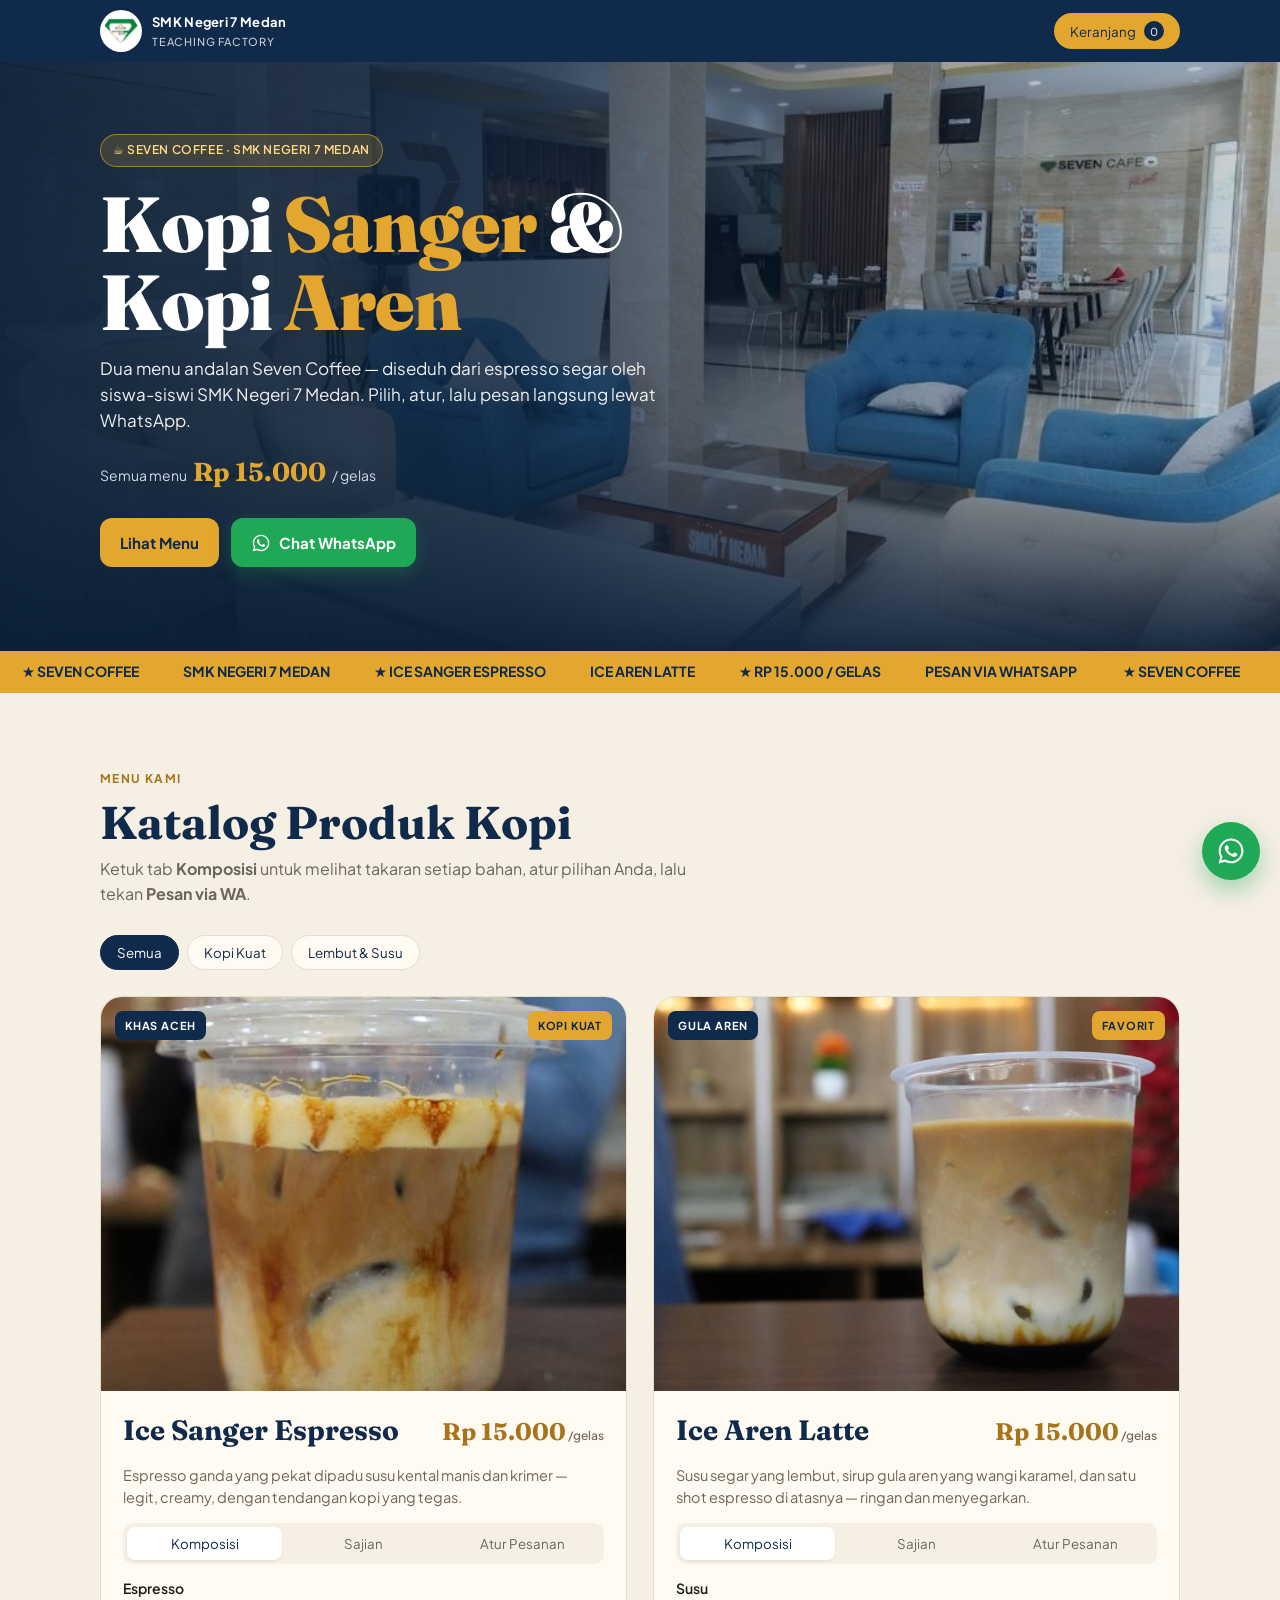
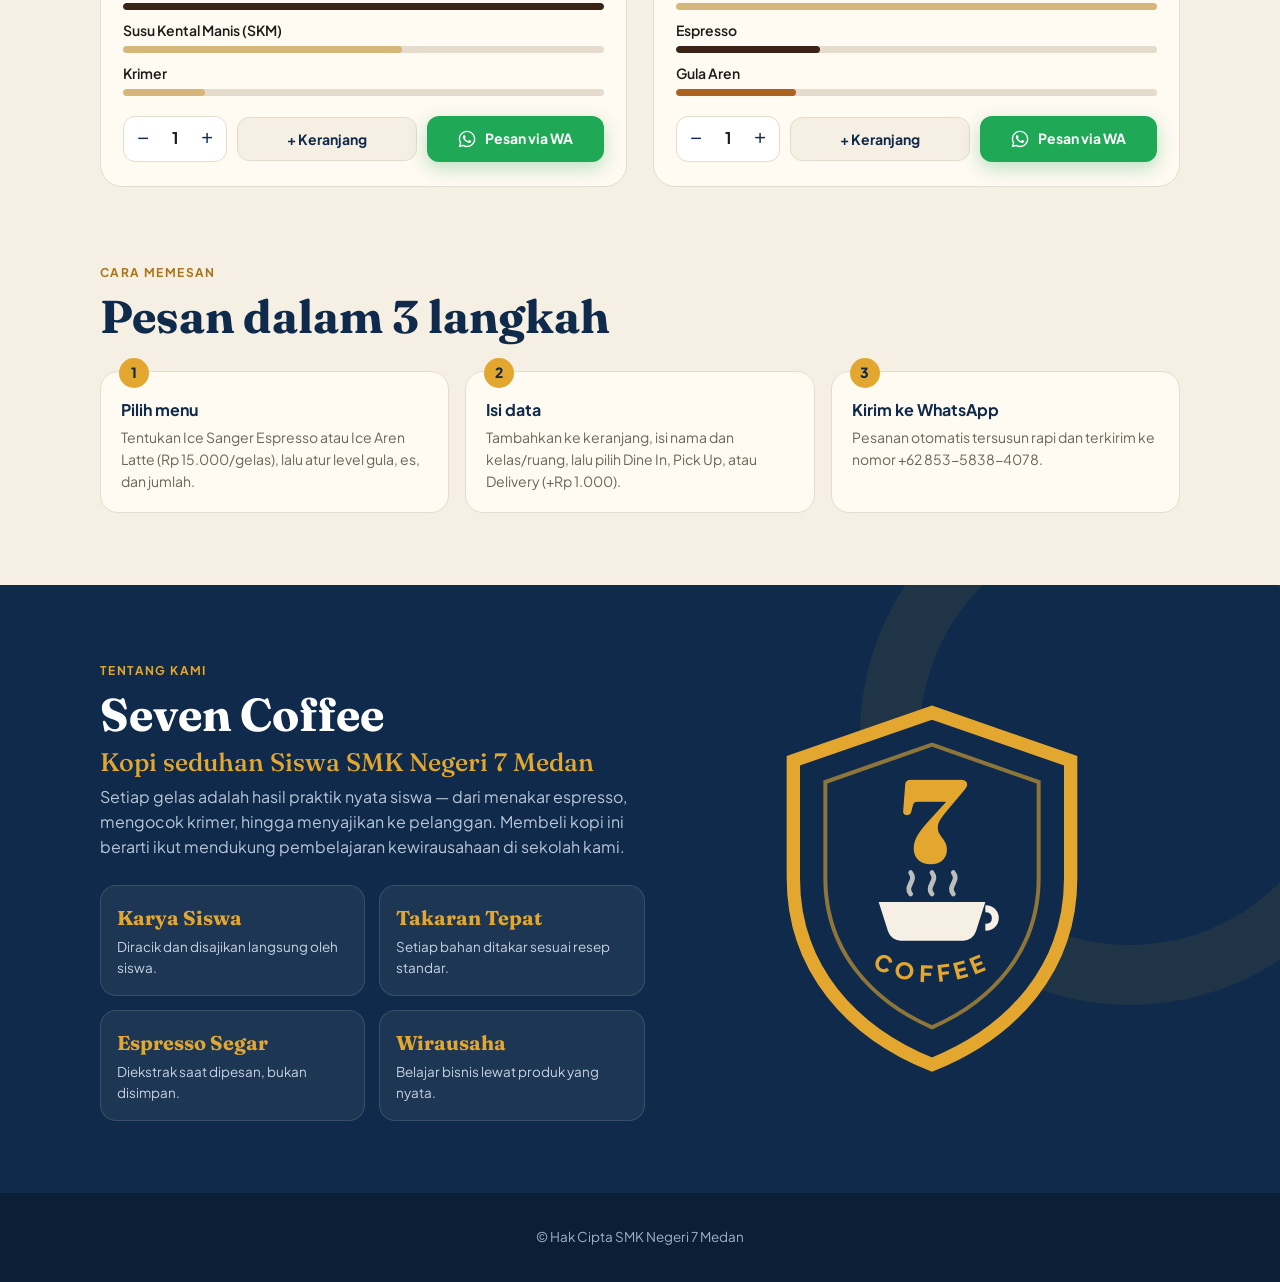
<file: index.html>
<!DOCTYPE html>
<html lang="id">
<head>
<meta charset="UTF-8">
<meta name="viewport" content="width=device-width, initial-scale=1">
<title>Seven Coffee — Katalog Kopi SMK Negeri 7 Medan</title>
<link href="https://fonts.googleapis.com/css2?family=Fraunces:opsz,wght@9..144,500;9..144,700;9..144,900&family=Plus+Jakarta+Sans:wght@400;500;600;700&display=swap" rel="stylesheet">
<style>
:root{
  --navy:#0f2a4a; --navy2:#173b66; --gold:#e3a72f; --cream:#f6efe4; --paper:#fffaf2;
  --coffee:#3b2316; --ink:#1d1a17; --muted:#6f6458; --line:#e6dccd; --wa:#1fa855;
}
*{box-sizing:border-box;margin:0;padding:0}
body{font-family:'Plus Jakarta Sans',system-ui,sans-serif;background:var(--cream);color:var(--ink);line-height:1.55}
img{display:block;max-width:100%}
.wrap{max-width:1120px;margin:0 auto;padding:0 20px}

/* top bar */
.topbar{background:var(--navy);color:#fff;font-size:13px}
.topbar .wrap{display:flex;align-items:center;justify-content:space-between;gap:12px;padding-top:10px;padding-bottom:10px}
.brand{display:flex;align-items:center;gap:10px;font-weight:700;letter-spacing:.3px}
.logo{width:42px;height:42px;flex:none;border-radius:50%;background:#fff;padding:3px;object-fit:contain}
.price{font-family:'Fraunces',serif;font-weight:700;font-size:24px;color:#a8741a;white-space:nowrap}
.price small{font-family:'Plus Jakarta Sans',sans-serif;font-size:12px;color:var(--muted);font-weight:500}
.ttl{display:flex;justify-content:space-between;align-items:baseline;gap:12px}
.total{display:flex;justify-content:space-between;font-weight:700;color:var(--navy);font-size:16px}
.brand small{display:block;font-weight:500;opacity:.75;font-size:11px;letter-spacing:.8px;text-transform:uppercase}
.cartbtn{background:var(--gold);color:var(--navy);border:0;border-radius:999px;padding:8px 16px;font:700 13px inherit;font-family:inherit;cursor:pointer;display:flex;gap:8px;align-items:center}
.cartbtn .n{background:var(--navy);color:#fff;border-radius:999px;min-width:20px;height:20px;display:grid;place-items:center;font-size:11px;padding:0 6px}

/* hero */
.hero{position:relative;color:#fff;overflow:hidden;background:#0a1e36}
.hero-bg{position:absolute;inset:0}
.hero-bg img{width:100%;height:100%;object-fit:cover;object-position:center 55%;transform:scale(1.04);filter:saturate(.9)}
.hero-bg::after{content:"";position:absolute;inset:0;background:
  linear-gradient(90deg,rgba(10,30,54,.95) 0%,rgba(10,30,54,.8) 40%,rgba(10,30,54,.3) 75%,rgba(10,30,54,.2) 100%),
  linear-gradient(0deg,rgba(10,30,54,.9) 0%,rgba(10,30,54,0) 35%)}
.hero-in{position:relative;z-index:1;display:grid;grid-template-columns:minmax(0,680px);align-items:center;min-height:560px;padding-top:72px;padding-bottom:84px}
.frame{position:relative;justify-self:center;width:min(380px,100%)}
.frame::before{content:"";position:absolute;inset:0;border:2px solid var(--gold);border-radius:220px 220px 26px 26px;transform:translate(16px,16px)}
.frame .arch{position:relative;aspect-ratio:4/5;border-radius:220px 220px 26px 26px;overflow:hidden;box-shadow:0 30px 60px rgba(0,0,0,.45)}
.frame .arch img{width:100%;height:100%;object-fit:cover;object-position:62% center}
.frame .arch::after{content:"";position:absolute;inset:0;background:linear-gradient(180deg,rgba(0,0,0,0) 55%,rgba(10,30,54,.75) 100%)}
.frame .cap{position:absolute;left:-26px;bottom:34px;background:var(--paper);color:var(--navy);border-radius:14px;padding:12px 16px;box-shadow:0 14px 30px rgba(0,0,0,.3);font-size:13px;line-height:1.35}
.frame .cap b{display:block;font-family:'Fraunces',serif;font-size:17px}
.frame .seal{position:absolute;top:18px;right:-18px;width:78px;height:78px;border-radius:50%;background:#fff;display:grid;place-items:center;box-shadow:0 10px 24px rgba(0,0,0,.3);border:3px solid var(--gold)}
.frame .seal img{width:62px;height:62px;border-radius:50%;object-fit:contain}
.price-chip{display:inline-flex;align-items:baseline;gap:6px;margin-top:18px;font-size:14px;color:#cfd9e6}
.price-chip b{font-family:'Fraunces',serif;font-size:26px;color:var(--gold)}
.tag{display:inline-flex;align-items:center;gap:8px;background:rgba(227,167,47,.18);border:1px solid rgba(227,167,47,.6);color:#ffd88a;padding:6px 12px;border-radius:999px;font-size:12px;font-weight:600;letter-spacing:.6px;text-transform:uppercase}
.hero h1{font-family:'Fraunces',serif;font-weight:900;font-size:clamp(40px,7vw,78px);line-height:1;margin:18px 0 14px;letter-spacing:-1px}
.hero h1 em{font-style:normal;color:var(--gold)}
.hero p{max-width:560px;font-size:17px;opacity:.92}
.hero .cta{margin-top:26px;display:flex;gap:12px;flex-wrap:wrap}
.btn{display:inline-flex;align-items:center;justify-content:center;gap:8px;border-radius:12px;padding:13px 20px;font-weight:700;font-size:15px;text-decoration:none;border:0;cursor:pointer;font-family:inherit;transition:transform .15s,box-shadow .15s}
.btn:hover{transform:translateY(-2px)}
.btn-gold{background:var(--gold);color:var(--navy)}
.btn-ghost{background:rgba(255,255,255,.12);color:#fff;border:1px solid rgba(255,255,255,.35)}
.btn-wa{background:var(--wa);color:#fff;box-shadow:0 6px 18px rgba(31,168,85,.3)}
.btn-wa svg{width:20px;height:20px}

/* strip */
.strip{background:var(--gold);color:var(--navy);font-weight:700;font-size:14px;overflow:hidden;white-space:nowrap}
.strip div{display:inline-block;padding:10px 0;animation:mq 28s linear infinite}
.strip span{margin:0 22px}
@keyframes mq{from{transform:translateX(0)}to{transform:translateX(-50%)}}

/* section */
section{padding:72px 0}
.eyebrow{color:#a8741a;font-weight:700;font-size:12px;letter-spacing:1.4px;text-transform:uppercase}
h2{font-family:'Fraunces',serif;font-size:clamp(30px,4.5vw,46px);line-height:1.08;color:var(--navy);margin:8px 0 10px}
.lead{color:var(--muted);max-width:620px}

.filters{display:flex;gap:8px;margin:28px 0 26px;flex-wrap:wrap}
.chip{border:1px solid var(--line);background:var(--paper);padding:8px 16px;border-radius:999px;font:600 14px inherit;font-family:inherit;cursor:pointer;color:var(--navy)}
.chip.on{background:var(--navy);color:#fff;border-color:var(--navy)}

.grid{display:grid;grid-template-columns:repeat(auto-fit,minmax(min(320px,100%),1fr));gap:26px}
.card{background:var(--paper);border:1px solid var(--line);border-radius:22px;overflow:hidden;display:flex;flex-direction:column;transition:box-shadow .2s,transform .2s}
.card:hover{box-shadow:0 18px 40px rgba(15,42,74,.12);transform:translateY(-3px)}
.card.hide{display:none}
.ph{position:relative;aspect-ratio:4/3;overflow:hidden;background:#ddd}
.ph img{width:100%;height:100%;object-fit:cover;transition:transform .5s}
.card:hover .ph img{transform:scale(1.05)}
.badge{position:absolute;top:14px;left:14px;background:var(--navy);color:#fff;font-size:11px;font-weight:700;letter-spacing:.8px;text-transform:uppercase;padding:6px 10px;border-radius:8px}
.badge.g{left:auto;right:14px;background:var(--gold);color:var(--navy)}
.body{padding:22px 22px 24px;display:flex;flex-direction:column;gap:14px;flex:1}
.card h3{font-family:'Fraunces',serif;font-size:28px;color:var(--navy);line-height:1.1}
.desc{color:var(--muted);font-size:14.5px}
.tabs{display:flex;background:var(--cream);border-radius:10px;padding:4px;gap:4px}
.tabs button{flex:1;border:0;background:transparent;padding:8px;border-radius:8px;font:600 13px inherit;font-family:inherit;color:var(--muted);cursor:pointer}
.tabs button.on{background:#fff;color:var(--navy);box-shadow:0 1px 3px rgba(0,0,0,.08)}
.pane{display:none}.pane.on{display:block}

.comp{display:flex;flex-direction:column;gap:10px}
.row{display:grid;grid-template-columns:1fr auto;gap:4px 10px;font-size:14px;align-items:center}
.row b{font-weight:600}
.row .v{font-variant-numeric:tabular-nums;color:var(--navy);font-weight:700}
.bar{grid-column:1/-1;height:7px;border-radius:9px;background:var(--line);overflow:hidden}
.bar i{display:block;height:100%;border-radius:9px;width:0;transition:width 1s cubic-bezier(.2,.8,.2,1)}

.glass{display:flex;gap:18px;align-items:center}
.glass svg{flex:none}
.legend{font-size:13px;display:flex;flex-direction:column;gap:6px}
.legend span{display:flex;align-items:center;gap:8px}
.legend i{width:12px;height:12px;border-radius:3px;display:inline-block}
.notes{display:flex;flex-wrap:wrap;gap:6px}
.notes span{font-size:12px;font-weight:600;background:#fff;border:1px solid var(--line);padding:5px 10px;border-radius:999px;color:var(--coffee)}

.opt{display:flex;flex-direction:column;gap:6px}
.opt label{font-size:12px;font-weight:700;text-transform:uppercase;letter-spacing:.8px;color:var(--muted)}
.seg{display:flex;gap:6px;flex-wrap:wrap}
.seg button{border:1px solid var(--line);background:#fff;border-radius:9px;padding:7px 12px;font:600 13px inherit;font-family:inherit;cursor:pointer;color:var(--ink)}
.seg button.on{border-color:var(--navy);background:var(--navy);color:#fff}

.buy{margin-top:auto;display:flex;gap:10px;align-items:center;padding-top:6px}
.qty{display:flex;align-items:center;border:1px solid var(--line);border-radius:12px;background:#fff}
.qty button{width:38px;height:44px;border:0;background:transparent;font-size:20px;cursor:pointer;color:var(--navy)}
.qty span{min-width:26px;text-align:center;font-weight:700}
.buy .btn{flex:1;padding:12px 14px;font-size:14px;white-space:nowrap}
@media (max-width:520px){.ttl{flex-direction:column;gap:4px}.card h3{font-size:26px}footer{padding-bottom:96px}.fab{width:50px;height:50px;right:14px;bottom:14px}.fab svg{width:26px;height:26px}.buy{flex-wrap:wrap}.buy .addc{flex:1}.buy .btn-wa{flex:1 1 100%;padding:14px}}
.addc{background:var(--cream);color:var(--navy);border:1px solid var(--line)}

/* about school */
.school{background:var(--navy);color:#e9eef6;position:relative;overflow:hidden}
.school::before{content:"";position:absolute;right:-120px;top:-120px;width:420px;height:420px;border-radius:50%;border:60px solid rgba(227,167,47,.08)}
.school h2{color:#fff}
.school .lead{color:#b9c6d8}
.sgrid{display:grid;grid-template-columns:1.1fr 1fr;gap:40px;align-items:center;position:relative}
.pillars{display:grid;grid-template-columns:1fr 1fr;gap:14px;margin-top:26px}
.pillar{background:rgba(255,255,255,.06);border:1px solid rgba(255,255,255,.12);border-radius:16px;padding:16px}
.pillar b{display:block;color:var(--gold);font-family:'Fraunces',serif;font-size:20px;margin-bottom:4px}
.pillar p{font-size:13.5px;color:#c7d2e1}
.bigcrest{justify-self:center;width:min(320px,80%)}
.steps{counter-reset:s;display:grid;grid-template-columns:repeat(auto-fit,minmax(200px,1fr));gap:16px;margin-top:30px}
.step{background:var(--paper);border:1px solid var(--line);border-radius:18px;padding:20px;position:relative}
.step::before{counter-increment:s;content:counter(s);position:absolute;top:-14px;left:18px;width:30px;height:30px;border-radius:50%;background:var(--gold);color:var(--navy);display:grid;place-items:center;font-weight:800;font-size:14px}
.step b{display:block;color:var(--navy);margin:6px 0 4px}
.step p{font-size:14px;color:var(--muted)}

footer{background:#0a1e36;color:#9fb0c6;font-size:13.5px;padding:34px 0}
footer .wrap{display:flex;justify-content:space-between;gap:20px;flex-wrap:wrap;align-items:center}
footer a{color:var(--gold);text-decoration:none;font-weight:600}

/* drawer */
.ov{position:fixed;inset:0;background:rgba(10,20,35,.5);opacity:0;pointer-events:none;transition:.25s;z-index:40}
.ov.on{opacity:1;pointer-events:auto}
.drawer{position:fixed;top:0;right:0;height:100%;width:min(420px,100%);background:var(--paper);z-index:50;transform:translateX(100%);transition:transform .3s cubic-bezier(.2,.8,.2,1);display:flex;flex-direction:column}
.drawer.on{transform:none}
.dh{padding:20px 22px;background:var(--navy);color:#fff;display:flex;justify-content:space-between;align-items:center}
.dh h3{font-family:'Fraunces',serif;font-size:24px}
.x{background:transparent;border:0;color:#fff;font-size:26px;cursor:pointer;line-height:1}
.db{padding:20px 22px;overflow:auto;flex:1;display:flex;flex-direction:column;gap:14px}
.item{display:flex;gap:12px;align-items:center;border-bottom:1px dashed var(--line);padding-bottom:12px}
.item img{width:56px;height:56px;border-radius:10px;object-fit:cover}
.item .t{flex:1;font-size:14px}
.item .t b{display:block;color:var(--navy)}
.item .t small{color:var(--muted)}
.rm{background:transparent;border:0;color:#b4462f;font-weight:700;cursor:pointer;font-size:13px;font-family:inherit}
.empty{color:var(--muted);text-align:center;padding:30px 0}
.field{display:flex;flex-direction:column;gap:6px}
.field label{font-size:12px;font-weight:700;letter-spacing:.8px;text-transform:uppercase;color:var(--muted)}
.field #lk{appearance:none;-webkit-appearance:none;background:#fff url("data:image/svg+xml,%3Csvg xmlns='http://www.w3.org/2000/svg' width='12' height='8'%3E%3Cpath d='M1 1l5 5 5-5' fill='none' stroke='%230f2a4a' stroke-width='2'/%3E%3C/svg%3E") no-repeat right 14px center;padding-right:36px;cursor:pointer}
.fee{display:flex;justify-content:space-between;align-items:center;border:1px dashed var(--line);border-radius:10px;padding:11px 12px;background:var(--cream);font-weight:700;color:var(--navy);transition:.2s}
.fee.on{border-style:solid;border-color:var(--gold);background:#fff6e0}
.fee small{font-weight:500;color:var(--muted);font-size:12px}
.sum{display:flex;justify-content:space-between;font-size:14px;color:var(--muted)}
.hint{color:#b4462f !important}
.field input,.field select,.field textarea{border:1px solid var(--line);border-radius:10px;padding:11px 12px;font:15px inherit;font-family:inherit;background:#fff}
.df{padding:18px 22px;border-top:1px solid var(--line);display:flex;flex-direction:column;gap:8px}
.df small{color:var(--muted);text-align:center}

.toast{position:fixed;left:50%;bottom:24px;transform:translate(-50%,30px);background:var(--navy);color:#fff;padding:12px 18px;border-radius:12px;font-weight:600;font-size:14px;opacity:0;transition:.3s;z-index:60;pointer-events:none}
.toast.on{opacity:1;transform:translate(-50%,0)}
.fab{position:fixed;right:20px;bottom:20px;width:58px;height:58px;border-radius:50%;background:var(--wa);display:grid;place-items:center;box-shadow:0 10px 24px rgba(31,168,85,.4);z-index:30}
.fab svg{width:30px;height:30px}

@media (max-width:800px){
  .sgrid{grid-template-columns:1fr}
  .bigcrest{order:-1;width:180px}
  .hero-in{min-height:0;padding-top:56px;padding-bottom:64px}
  .frame{width:min(270px,78%)}
  .frame .cap{left:-18px}
  .hero-bg::after{background:linear-gradient(180deg,rgba(10,30,54,.9) 0%,rgba(10,30,54,.75) 50%,rgba(10,30,54,.95) 100%)}
  .brand .full{display:none}
}
</style>
</head>
<body>

<svg width="0" height="0" style="position:absolute">
  <defs>
    <symbol id="wa" viewBox="0 0 24 24"><path fill="currentColor" d="M12.04 2C6.58 2 2.13 6.45 2.13 11.91c0 1.75.46 3.45 1.32 4.95L2.05 22l5.25-1.38a9.9 9.9 0 0 0 4.74 1.21c5.46 0 9.91-4.45 9.91-9.91S17.5 2 12.04 2Zm0 18.15c-1.48 0-2.93-.4-4.2-1.15l-.3-.18-3.12.82.83-3.04-.2-.31a8.2 8.2 0 0 1-1.26-4.38c0-4.54 3.7-8.24 8.25-8.24 4.54 0 8.24 3.7 8.24 8.24 0 4.55-3.7 8.24-8.24 8.24Zm4.52-6.16c-.25-.12-1.47-.72-1.69-.81-.23-.08-.39-.12-.56.13-.16.24-.64.81-.79.97-.14.17-.29.19-.54.06-.25-.12-1.05-.39-1.99-1.23-.74-.66-1.23-1.47-1.38-1.72-.14-.25-.02-.38.11-.5.11-.11.25-.29.37-.43.13-.15.17-.25.25-.42.08-.16.04-.31-.02-.43-.06-.12-.56-1.34-.76-1.84-.2-.48-.41-.42-.56-.43h-.48c-.17 0-.43.06-.66.31-.22.25-.86.85-.86 2.07 0 1.22.89 2.4 1.01 2.56.12.17 1.75 2.67 4.23 3.74.59.26 1.05.41 1.41.52.59.19 1.13.16 1.56.1.48-.07 1.47-.6 1.67-1.18.21-.58.21-1.07.15-1.18-.06-.1-.23-.16-.48-.29Z"/></symbol>
    <symbol id="crest" viewBox="0 0 120 140">
      <path d="M60 4 112 22v44c0 34-22 58-52 70C30 124 8 100 8 66V22L60 4Z" fill="#0f2a4a" stroke="#e3a72f" stroke-width="5"/>
      <path d="M60 16 100 30v36c0 27-17 46-40 56-23-10-40-29-40-56V30l40-14Z" fill="none" stroke="#e3a72f" stroke-width="1.5" opacity=".6"/>
      <text x="60" y="60" text-anchor="middle" font-family="Fraunces,serif" font-weight="900" font-size="44" fill="#e3a72f">7</text>
      <path d="M52 72c-2.5-3 2.5-5 0-8M60 72c-2.5-3 2.5-5 0-8M68 72c-2.5-3 2.5-5 0-8" fill="none" stroke="#f6efe4" stroke-width="1.8" stroke-linecap="round" opacity=".75"/>
      <path d="M40 75h40l-3.5 11a5 5 0 0 1-5 3.5H48.5a5 5 0 0 1-5-3.5L40 75Z" fill="#f6efe4"/>
      <path d="M80 77.5c5 0 5 7 0 7" fill="none" stroke="#f6efe4" stroke-width="2.6"/>
      <path id="arcC" d="M31 96 Q60 114 89 96" fill="none"/>
      <text font-family="Plus Jakarta Sans,sans-serif" font-weight="800" font-size="8.5" fill="#e3a72f" letter-spacing="2.2"><textPath href="#arcC" startOffset="50%" text-anchor="middle">COFFEE</textPath></text>
    </symbol>
  </defs>
</svg>

<div class="topbar">
  <div class="wrap">
    <div class="brand">
      <img class="logo" src="[data-uri]" alt="Logo SMK Negeri 7 Medan">
      <div>SMK Negeri 7 Medan<small>Teaching Factory</small></div>
    </div>
    <button class="cartbtn" onclick="openCart()">Keranjang <span class="n" id="cartN">0</span></button>
  </div>
</div>

<header class="hero">
  <div class="hero-bg"><img src="[data-uri]" alt="Ruang lounge Seven Coffee SMK Negeri 7 Medan"></div>
  <div class="wrap hero-in">
    <div>
      <span class="tag">☕ Seven Coffee · SMK Negeri 7 Medan</span>
      <h1>Kopi <em>Sanger</em> &amp;<br>Kopi <em>Aren</em></h1>
      <p>Dua menu andalan Seven Coffee — diseduh dari espresso segar oleh siswa-siswi SMK Negeri 7 Medan. Pilih, atur, lalu pesan langsung lewat WhatsApp.</p>
      <div class="price-chip">Semua menu <b>Rp 15.000</b> / gelas</div>
      <div class="cta">
        <a class="btn btn-gold" href="#menu">Lihat Menu</a>
        <a class="btn btn-wa" href="https://wa.me/6285358384078?text=Halo%20Seven%20Coffee%2C%20saya%20ingin%20bertanya%20tentang%20menu%20kopi." target="_blank" rel="noopener"><svg><use href="#wa"/></svg>Chat WhatsApp</a>
      </div>
    </div>
  </div>
</header>

<div class="strip"><div>
  <span>★ SEVEN COFFEE</span><span>SMK NEGERI 7 MEDAN</span><span>★ ICE SANGER ESPRESSO</span><span>ICE AREN LATTE</span><span>★ RP 15.000 / GELAS</span><span>PESAN VIA WHATSAPP</span>
  <span>★ SEVEN COFFEE</span><span>SMK NEGERI 7 MEDAN</span><span>★ ICE SANGER ESPRESSO</span><span>ICE AREN LATTE</span><span>★ RP 15.000 / GELAS</span><span>PESAN VIA WHATSAPP</span>
</div></div>

<section id="menu">
  <div class="wrap">
    <span class="eyebrow">Menu Kami</span>
    <h2>Katalog Produk Kopi</h2>
    <p class="lead">Ketuk tab <b>Komposisi</b> untuk melihat takaran setiap bahan, atur pilihan Anda, lalu tekan <b>Pesan via WA</b>.</p>

    <div class="filters">
      <button class="chip on" data-f="all">Semua</button>
      <button class="chip" data-f="strong">Kopi Kuat</button>
      <button class="chip" data-f="milky">Lembut &amp; Susu</button>
    </div>

    <div class="grid" id="grid"></div>
  </div>
</section>

<section style="padding-top:0">
  <div class="wrap">
    <span class="eyebrow">Cara Memesan</span>
    <h2>Pesan dalam 3 langkah</h2>
    <div class="steps">
      <div class="step"><b>Pilih menu</b><p>Tentukan Ice Sanger Espresso atau Ice Aren Latte (Rp 15.000/gelas), lalu atur level gula, es, dan jumlah.</p></div>
      <div class="step"><b>Isi data</b><p>Tambahkan ke keranjang, isi nama dan kelas/ruang, lalu pilih Dine In, Pick Up, atau Delivery (+Rp 1.000).</p></div>
      <div class="step"><b>Kirim ke WhatsApp</b><p>Pesanan otomatis tersusun rapi dan terkirim ke nomor +62 853-5838-4078.</p></div>
    </div>
  </div>
</section>

<section class="school">
  <div class="wrap sgrid">
    <div>
      <span class="eyebrow" style="color:var(--gold)">Tentang Kami</span>
      <h2>Seven Coffee<span style="display:block;font-size:.55em;font-weight:500;color:var(--gold);margin-top:8px">Kopi seduhan Siswa SMK Negeri 7 Medan</span></h2>
      <p class="lead">Setiap gelas adalah hasil praktik nyata siswa — dari menakar espresso, mengocok krimer, hingga menyajikan ke pelanggan. Membeli kopi ini berarti ikut mendukung pembelajaran kewirausahaan di sekolah kami.</p>
      <div class="pillars">
        <div class="pillar"><b>Karya Siswa</b><p>Diracik dan disajikan langsung oleh siswa.</p></div>
        <div class="pillar"><b>Takaran Tepat</b><p>Setiap bahan ditakar sesuai resep standar.</p></div>
        <div class="pillar"><b>Espresso Segar</b><p>Diekstrak saat dipesan, bukan disimpan.</p></div>
        <div class="pillar"><b>Wirausaha</b><p>Belajar bisnis lewat produk yang nyata.</p></div>
      </div>
    </div>
    <svg class="bigcrest" viewBox="0 0 120 140"><use href="#crest"/></svg>
  </div>
</section>

<footer>
  <div class="wrap" style="justify-content:center;text-align:center">© Hak Cipta SMK Negeri 7 Medan</div>
</footer>

<a class="fab" href="https://wa.me/6285358384078" target="_blank" rel="noopener" aria-label="WhatsApp" style="color:#fff"><svg><use href="#wa"/></svg></a>

<div class="ov" id="ov" onclick="closeCart()"></div>
<aside class="drawer" id="drawer" aria-label="Keranjang">
  <div class="dh"><h3>Keranjang Pesanan</h3><button class="x" onclick="closeCart()" aria-label="Tutup">×</button></div>
  <div class="db">
    <div id="items"></div>
    <div class="field"><label for="nm">Nama pemesan</label><input id="nm" placeholder="mis. Rizky"></div>
    <div class="field"><label for="kl">Kelas / Ruang</label><input id="kl" placeholder="mis. XI-2 / Ruang Guru"></div>
    <div class="field"><label for="lk">Lokasi ambil</label>
      <select id="lk"><option value="" selected disabled>Pilih salah satu…</option><option value="Dine In">1. Dine In</option><option value="Pick Up">2. Pick Up</option><option value="Delivery">3. Delivery (+Rp 1.000)</option></select></div>
    <div class="field"><label>Delivery</label><div class="fee" id="fee"><span>Biaya delivery<br><small id="feeNote">Hanya berlaku jika memilih Delivery</small></span><span id="feeV">Rp 0</span></div></div>
    <div class="field"><label for="ct">Catatan (opsional)</label><textarea id="ct" rows="2" placeholder="mis. diambil jam istirahat"></textarea></div>
  </div>
  <div class="df">
    <div class="sum"><span>Subtotal</span><span id="subV">Rp 0</span></div>
    <div class="sum"><span>Delivery</span><span id="delV">Rp 0</span></div>
    <div class="total"><span>Total</span><span id="totalV">Rp 0</span></div>
    <a class="btn btn-wa" id="sendAll" href="#" target="_blank" rel="noopener"><svg><use href="#wa"/></svg>Kirim Pesanan via WhatsApp</a>
    <small id="sendNote">Ke nomor +62 853-5838-4078 · pesan akan dibuka di WhatsApp</small>
  </div>
</aside>
<div class="toast" id="toast"></div>

<script>
const WA = "6285358384078";
const PRICE = 15000, DELIVERY = 1000;
const rp = n => "Rp " + n.toLocaleString("id-ID");
const IMG = {sanger:"[data-uri]", aren:"[data-uri]"};
const PRODUCTS = [
  { id:"sanger", price:15000, name:"Ice Sanger Espresso", tag:"strong", badge:"Khas Aceh", badge2:"Kopi Kuat",
    desc:"Espresso ganda yang pekat dipadu susu kental manis dan krimer — legit, creamy, dengan tendangan kopi yang tegas.",
    comp:[{n:"Espresso",v:60,u:"ml",c:"#3b2316"},{n:"Susu Kental Manis (SKM)",v:35,u:"ml",c:"#e9d3a8"},{n:"Krimer",v:10,u:"gr",c:"#f3ead8"}],
    notes:["Pekat","Manis legit","Creamy"]},
  { id:"aren", price:15000, name:"Ice Aren Latte", tag:"milky", badge:"Gula Aren", badge2:"Favorit",
    desc:"Susu segar yang lembut, sirup gula aren yang wangi karamel, dan satu shot espresso di atasnya — ringan dan menyegarkan.",
    comp:[{n:"Susu",v:100,u:"ml",c:"#f3ead8"},{n:"Espresso",v:30,u:"ml",c:"#3b2316"},{n:"Gula Aren",v:25,u:"ml",c:"#a8641e"}],
    notes:["Lembut","Karamel aren","Segar"]}
];
const state = {}; let cart = [];
try{ cart = JSON.parse(localStorage.getItem("k7cart")||"[]"); }catch(e){}

function glass(p){
  // layered cup drawing, liquid portion proportional (gr treated ~ml for visual)
  const total = p.comp.reduce((a,b)=>a+b.v,0), H=110, top=22; let y=top+H;
  const order = [...p.comp].sort((a,b)=> (a.n==="Espresso")-(b.n==="Espresso")); // espresso on top
  let layers = "";
  [...order].forEach(c=>{ const h=c.v/total*H; y-=h; layers+=`<rect x="0" y="${y.toFixed(1)}" width="100" height="${(h+.5).toFixed(1)}" fill="${c.c}"/>`; });
  return `<svg width="86" height="150" viewBox="0 0 100 150" aria-hidden="true">
    <defs><clipPath id="cp-${p.id}"><path d="M10 18h80l-8 118a8 8 0 0 1-8 7H26a8 8 0 0 1-8-7L10 18Z"/></clipPath></defs>
    <g clip-path="url(#cp-${p.id})">${layers}
      <rect x="30" y="48" width="18" height="18" rx="3" fill="#fff" opacity=".35" transform="rotate(12 39 57)"/>
      <rect x="54" y="78" width="16" height="16" rx="3" fill="#fff" opacity=".3" transform="rotate(-10 62 86)"/></g>
    <path d="M10 18h80l-8 118a8 8 0 0 1-8 7H26a8 8 0 0 1-8-7L10 18Z" fill="none" stroke="#0f2a4a" stroke-width="3"/>
    <rect x="5" y="12" width="90" height="8" rx="4" fill="#0f2a4a"/></svg>`;
}

function card(p){
  state[p.id] = {qty:1, sugar:"Normal", ice:"Normal"};
  const max = Math.max(...p.comp.map(c=>c.v));
  return `<article class="card" data-tag="${p.tag}" id="c-${p.id}">
    <div class="ph"><img src="${IMG[p.id]}" alt="${p.name}"><span class="badge">${p.badge}</span><span class="badge g">${p.badge2}</span></div>
    <div class="body">
      <div class="ttl"><h3>${p.name}</h3><span class="price">${rp(p.price)}<small> /gelas</small></span></div>
      <p class="desc">${p.desc}</p>
      <div class="tabs" role="tablist">
        <button class="on" data-p="komp">Komposisi</button><button data-p="sajian">Sajian</button><button data-p="atur">Atur Pesanan</button>
      </div>
      <div class="pane on" data-p="komp"><div class="comp">
        ${p.comp.map(c=>`<div class="row"><b>${c.n}</b><div class="bar"><i data-w="${(c.v/max*100).toFixed(0)}" style="background:${c.c==="#f3ead8"||c.c==="#e9d3a8"?"#d6b77b":c.c}"></i></div></div>`).join("")}
      </div></div>
      <div class="pane" data-p="sajian"><div class="glass">${glass(p)}
        <div><div class="legend">${p.comp.map(c=>`<span><i style="background:${c.c};border:1px solid #d9cdb8"></i>${c.n}</span>`).join("")}<span><i style="background:#e8f1f8;border:1px solid #c9d8e6"></i>Es batu</span></div>
        <div class="notes" style="margin-top:10px">${p.notes.map(n=>`<span>${n}</span>`).join("")}</div></div></div></div>
      <div class="pane" data-p="atur" style="display:none;flex-direction:column;gap:12px">
        <div class="opt"><label>Level gula</label><div class="seg" data-k="sugar">${["Kurang","Normal","Ekstra"].map(s=>`<button class="${s==="Normal"?"on":""}">${s}</button>`).join("")}</div></div>
        <div class="opt"><label>Es</label><div class="seg" data-k="ice">${["Sedikit","Normal","Banyak"].map(s=>`<button class="${s==="Normal"?"on":""}">${s}</button>`).join("")}</div></div>
      </div>
      <div class="buy">
        <div class="qty"><button data-q="-1" aria-label="Kurangi">−</button><span>1</span><button data-q="1" aria-label="Tambah">+</button></div>
        <button class="btn addc" data-add>+ Keranjang</button>
        <a class="btn btn-wa" data-wa target="_blank" rel="noopener" href="#"><svg><use href="#wa"/></svg><span>Pesan via WA</span></a>
      </div>
    </div></article>`;
}

const grid = document.getElementById("grid");
grid.innerHTML = PRODUCTS.map(card).join("");

function waLink(text){ return `https://wa.me/${WA}?text=${encodeURIComponent(text)}`; }
function singleMsg(p){
  const s=state[p.id];
  return `Halo Seven Coffee, saya mau pesan:\n\n☕ ${p.name}\nJumlah: ${s.qty} gelas × ${rp(p.price)}\nGula: ${s.sugar} | Es: ${s.ice}\n\nTotal: ${rp(s.qty*p.price)}\n\nTerima kasih!`;
}
function updateBtn(id){ const p=PRODUCTS.find(x=>x.id===id); document.querySelector(`#c-${id} [data-wa] span`).textContent="Pesan via WA"; }
function refreshWA(id){ const p=PRODUCTS.find(x=>x.id===id); document.querySelector(`#c-${id} [data-wa]`).href = waLink(singleMsg(p)); updateBtn(id); }
PRODUCTS.forEach(p=>refreshWA(p.id));

grid.addEventListener("click",e=>{
  const c = e.target.closest(".card"); if(!c) return; const id=c.id.slice(2), s=state[id];
  const tab = e.target.closest(".tabs button");
  if(tab){ c.querySelectorAll(".tabs button").forEach(b=>b.classList.toggle("on",b===tab));
    c.querySelectorAll(".pane").forEach(pn=>{ const on=pn.dataset.p===tab.dataset.p; pn.classList.toggle("on",on); if(pn.dataset.p==="atur") pn.style.display=on?"flex":"none"; });
    if(tab.dataset.p==="komp") animateBars(c); return; }
  const sb = e.target.closest(".seg button");
  if(sb){ const seg=sb.parentElement; seg.querySelectorAll("button").forEach(b=>b.classList.toggle("on",b===sb)); s[seg.dataset.k]=sb.textContent; refreshWA(id); return; }
  const q = e.target.closest("[data-q]");
  if(q){ s.qty=Math.max(1,Math.min(50,s.qty+ +q.dataset.q)); c.querySelector(".qty span").textContent=s.qty; refreshWA(id); return; }
  if(e.target.closest("[data-add]")){
    const p=PRODUCTS.find(x=>x.id===id);
    const ex=cart.find(i=>i.id===id&&i.sugar===s.sugar&&i.ice===s.ice);
    if(ex) ex.qty+=s.qty; else cart.push({id,name:p.name,qty:s.qty,sugar:s.sugar,ice:s.ice});
    saveCart(); toast(`${s.qty}× ${p.name} masuk keranjang`);
  }
});

document.querySelectorAll(".chip").forEach(ch=>ch.onclick=()=>{
  document.querySelectorAll(".chip").forEach(x=>x.classList.toggle("on",x===ch));
  document.querySelectorAll(".card").forEach(cd=>cd.classList.toggle("hide", ch.dataset.f!=="all" && cd.dataset.tag!==ch.dataset.f));
});

function animateBars(root){ root.querySelectorAll(".bar i").forEach(i=>{ i.style.width=0; requestAnimationFrame(()=>requestAnimationFrame(()=>i.style.width=i.dataset.w+"%")); }); }
const io = new IntersectionObserver(es=>es.forEach(en=>{ if(en.isIntersecting){ animateBars(en.target); io.unobserve(en.target);} }),{threshold:.3});
document.querySelectorAll(".card").forEach(c=>io.observe(c));

function saveCart(){ try{localStorage.setItem("k7cart",JSON.stringify(cart));}catch(e){} renderCart(); }
function renderCart(){
  const n = cart.reduce((a,b)=>a+b.qty,0); document.getElementById("cartN").textContent=n;
  const box=document.getElementById("items");
  box.innerHTML = cart.length ? cart.map((i,k)=>`<div class="item"><img src="${IMG[i.id]}" alt=""><div class="t"><b>${i.qty}× ${i.name}</b><small>Gula ${i.sugar} · Es ${i.ice} · ${rp(i.qty*PRICE)}</small></div><button class="rm" data-rm="${k}">Hapus</button></div>`).join("") : `<div class="empty">Keranjang masih kosong.<br>Tambahkan kopi dari menu.</div>`;
  updateSend();
}
function updateSend(){
  const $=id=>document.getElementById(id);
  const nm=$("nm").value.trim(), kl=$("kl").value.trim(), lk=$("lk").value, ct=$("ct").value.trim();
  const n=cart.reduce((a,b)=>a+b.qty,0), sub=n*PRICE, del=lk==="Delivery"?DELIVERY:0;
  let t="Halo Seven Coffee, saya mau pesan:\n\n";
  cart.forEach((i,k)=>t+=`${k+1}. ${i.name} — ${i.qty} × ${rp(PRICE)} = ${rp(i.qty*PRICE)} (Gula ${i.sugar}, Es ${i.ice})\n`);
  t+=`\nSubtotal: ${n} gelas — ${rp(sub)}`;
  if(lk==="Delivery") t+=`\nBiaya delivery: ${rp(del)}`;
  t+=`\nTOTAL: ${rp(sub+del)}\n`;
  if(nm) t+=`\nNama: ${nm}`; if(kl) t+=`\nKelas/Ruang: ${kl}`; if(lk) t+=`\nLokasi ambil: ${lk}`; if(ct) t+=`\nCatatan: ${ct}`;
  t+="\n\nTerima kasih!";
  $("subV").textContent=rp(sub); $("delV").textContent=rp(del); $("totalV").textContent=rp(sub+del);
  $("feeV").textContent=rp(del); $("fee").classList.toggle("on",del>0);
  $("feeNote").textContent= del ? "Pesanan diantar ke kelas/ruang Anda" : "Hanya berlaku jika memilih Delivery";
  const ok=cart.length && lk, a=$("sendAll"); a.href=ok?waLink(t):"#";
  a.style.opacity=ok?1:.5; a.style.pointerEvents=ok?"auto":"none";
  const note=$("sendNote"); note.classList.toggle("hint", !!cart.length && !lk);
  note.textContent = !cart.length ? "Keranjang masih kosong" : !lk ? "Pilih lokasi ambil terlebih dahulu" : "Ke nomor +62 853-5838-4078 · pesan akan dibuka di WhatsApp";
}
["nm","kl","ct","lk"].forEach(id=>{const el=document.getElementById(id); el.addEventListener("input",updateSend); el.addEventListener("change",updateSend);});
document.getElementById("items").addEventListener("click",e=>{ const b=e.target.closest("[data-rm]"); if(b){ cart.splice(+b.dataset.rm,1); saveCart(); }});
function openCart(){ document.getElementById("ov").classList.add("on"); document.getElementById("drawer").classList.add("on"); }
function closeCart(){ document.getElementById("ov").classList.remove("on"); document.getElementById("drawer").classList.remove("on"); }
let tt; function toast(m){ const t=document.getElementById("toast"); t.textContent=m; t.classList.add("on"); clearTimeout(tt); tt=setTimeout(()=>t.classList.remove("on"),2000); }
renderCart();
</script>
</body>
</html>
</file>
